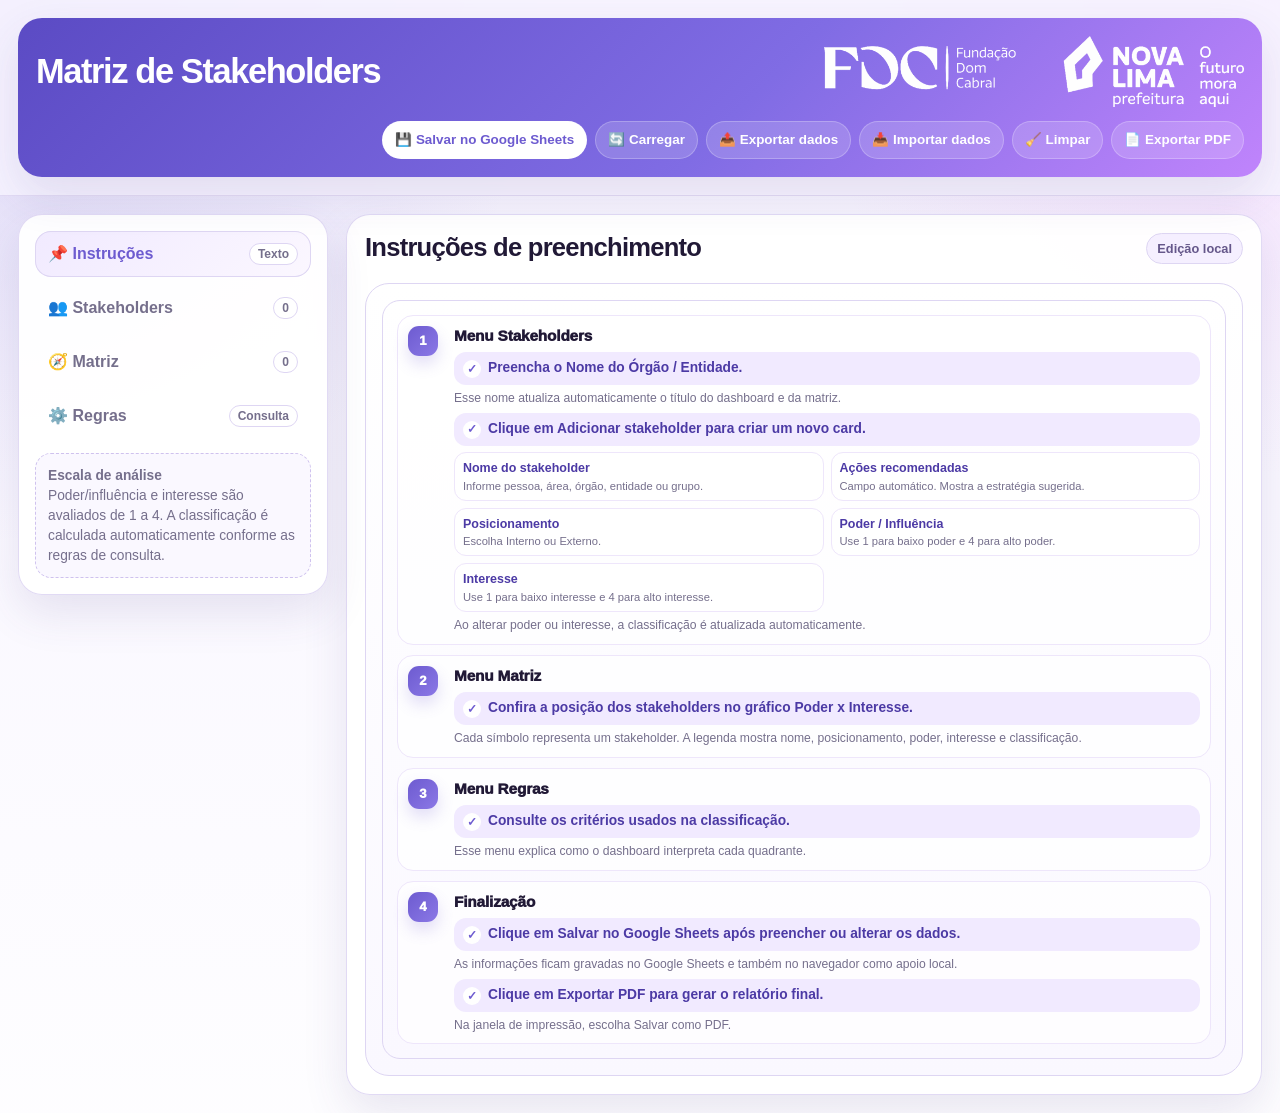
<file: Index.html>
<!DOCTYPE html>
<html lang="pt-BR">
<head>
  <meta charset="UTF-8" />
  <meta name="viewport" content="width=device-width, initial-scale=1.0" />
  <meta name="theme-color" content="#6d5bd0" />
  <title>Matriz de Stakeholders</title>

  <style>
    :root {
      --bg: #f7f4ff;
      --bg-2: #efeafd;
      --panel: #ffffff;
      --panel-soft: #faf8ff;
      --text: #29243a;
      --muted: #756f8c;
      --line: #ded6f3;
      --primary: #6d5bd0;
      --primary-2: #8b78e6;
      --primary-3: #b9a8ff;
      --accent: #a855f7;
      --accent-2: #d946ef;
      --soft-purple: #f1eaff;
      --soft-lilac: #f7f2ff;
      --danger: #b91c1c;
      --shadow: 0 18px 45px rgba(77, 58, 132, .12);
      --radius: 24px;
      --radius-sm: 16px;
      --font: -apple-system, BlinkMacSystemFont, "Segoe UI", Roboto, Inter, Arial, sans-serif;
    }

    * { box-sizing: border-box; }
    html { scroll-behavior: smooth; }

    body {
      margin: 0;
      min-height: 100vh;
      font-family: var(--font);
      color: var(--text);
      background:
        radial-gradient(circle at top left, rgba(109, 91, 208, .20), transparent 34rem),
        radial-gradient(circle at top right, rgba(217, 70, 239, .12), transparent 30rem),
        linear-gradient(180deg, var(--bg), #ffffff 120%);
    }

    button, input, select, textarea { font: inherit; }
    button { cursor: pointer; border: 0; }
    textarea { resize: vertical; }

    .app-shell { width: min(1440px, 100%); margin: 0 auto; padding: 18px; }

    .hero {
      position: sticky;
      top: 0;
      z-index: 20;
      margin: -18px -18px 18px;
      padding: 18px;
      background: rgba(247, 244, 255, .88);
      backdrop-filter: blur(16px);
      border-bottom: 1px solid rgba(222, 214, 243, .85);
    }

    .hero-card {
      background: linear-gradient(135deg, #5b4bc4, #806ce4 58%, #c084fc);
      border-radius: var(--radius);
      color: #fff;
      box-shadow: var(--shadow);
      padding: 18px;
      display: grid;
      grid-template-columns: 1fr;
      gap: 14px;
    }

    .dashboard-topline {
      display: flex;
      align-items: center;
      justify-content: space-between;
      gap: 18px;
    }

    .dashboard-logo {
      width: min(420px, 40vw);
      height: auto;
      max-height: 74px;
      object-fit: contain;
      flex: 0 0 auto;
      border-radius: 0;
      box-shadow: none;
      background: transparent;
    }

    .title-block h1 {
      margin: 0;
      font-size: clamp(1.35rem, 3vw, 2.15rem);
      letter-spacing: -.04em;
      line-height: 1.05;
    }


    .dashboard-org-line {
      margin-top: 6px;
      color: rgba(255, 255, 255, .94);
      font-size: clamp(1.35rem, 3vw, 2.15rem);
      font-weight: 900;
      line-height: 1.05;
      letter-spacing: -.04em;
    }

    .dashboard-org-line:empty {
      display: none;
    }

    .matrix-org-line {
      margin-top: 2px;
      color: var(--muted);
      font-size: .95rem;
      font-weight: 850;
      line-height: 1.25;
    }

    .matrix-org-line:empty {
      display: none;
    }

    .title-block p {
      margin: 0;
      opacity: .92;
      max-width: 850px;
      line-height: 1.45;
      font-size: .95rem;
    }

    .top-actions {
      display: flex;
      flex-wrap: wrap;
      justify-content: flex-end;
      gap: 8px;
    }

    .btn {
      display: inline-flex;
      align-items: center;
      justify-content: center;
      gap: 7px;
      padding: 9px 12px;
      border-radius: 999px;
      min-height: 38px;
      color: #fff;
      font-weight: 800;
      font-size: .84rem;
      line-height: 1;
      white-space: nowrap;
      background: rgba(255, 255, 255, .16);
      border: 1px solid rgba(255, 255, 255, .24);
      transition: transform .15s ease, background .15s ease, box-shadow .15s ease;
      user-select: none;
    }

    .btn:hover { transform: translateY(-1px); background: rgba(255, 255, 255, .24); }
    .btn:active { transform: translateY(0); }
    .btn.light { background: #fff; color: var(--primary); border-color: transparent; }
    .btn.primary { background: var(--primary); color: #fff; border-color: var(--primary); }
    .btn.ghost { background: #f1eaff; color: var(--primary); border: 1px solid #ded6f3; }
    .btn.danger { background: #fee2e2; color: var(--danger); border: 1px solid #fecaca; }
    .btn.icon { width: 34px; min-height: 34px; padding: 0; border-radius: 12px; }

    .main-grid { display: grid; grid-template-columns: 310px 1fr; gap: 18px; align-items: start; }

    .side-panel, .content-panel, .card {
      background: rgba(255, 255, 255, .94);
      border: 1px solid rgba(222, 214, 243, .9);
      border-radius: var(--radius);
      box-shadow: var(--shadow);
    }

    .side-panel { position: sticky; top: 142px; padding: 16px; }
    .tabs { display: grid; gap: 8px; }

    .tab {
      width: 100%;
      display: flex;
      align-items: center;
      justify-content: space-between;
      gap: 12px;
      padding: 12px 13px;
      border-radius: 16px;
      background: transparent;
      color: var(--muted);
      text-align: left;
      font-weight: 850;
      transition: background .15s ease, color .15s ease;
    }

    .tab span:first-child { display: inline-flex; align-items: center; gap: 10px; }
    .tab:hover { color: var(--primary); background: #f5efff; }
    .tab.active { color: var(--primary); background: linear-gradient(135deg, #f1eaff, #fbf7ff); box-shadow: inset 0 0 0 1px #ded6f3; }

    .tab-count {
      background: #fff;
      border: 1px solid var(--line);
      color: var(--muted);
      border-radius: 999px;
      padding: 3px 8px;
      font-size: .75rem;
    }

    .side-note {
      margin-top: 14px;
      padding: 12px;
      border-radius: 16px;
      background: #faf8ff;
      border: 1px dashed #cfc2ee;
      color: var(--muted);
      font-size: .86rem;
      line-height: 1.45;
    }

    .content-panel { min-height: 650px; padding: 18px; }
    .view { display: none; animation: fadeIn .22s ease; }
    .view.active { display: block; }

    @keyframes fadeIn {
      from { opacity: 0; transform: translateY(5px); }
      to { opacity: 1; transform: translateY(0); }
    }

    .section-title {
      display: flex;
      align-items: flex-start;
      justify-content: space-between;
      gap: 14px;
      margin-bottom: 16px;
    }

    .section-title h2 {
      margin: 0 0 5px;
      color: #211936;
      font-size: clamp(1.12rem, 2.4vw, 1.6rem);
      letter-spacing: -.03em;
    }

    .section-title p { margin: 0; color: var(--muted); line-height: 1.45; font-size: .93rem; }

    .status-pill, .pill {
      display: inline-flex;
      align-items: center;
      gap: 7px;
      padding: 7px 10px;
      border-radius: 999px;
      background: #f5efff;
      color: #65578a;
      font-size: .8rem;
      font-weight: 850;
      border: 1px solid #ded6f3;
      white-space: nowrap;
    }

    .intro-card {
      padding: 16px;
      border-radius: var(--radius);
      background: linear-gradient(180deg, #fff, #faf8ff);
      border: 1px solid var(--line);
      box-shadow: none;
    }

    .intro-textarea { min-height: 380px; font-size: 1rem; line-height: 1.65; border-radius: 18px; padding: 16px; }
    .instructions-content {
      display: grid;
      gap: 10px;
      font-size: .86rem;
      line-height: 1.34;
      color: var(--text);
      background: linear-gradient(180deg, #fff, #faf8ff);
      border: 1px solid var(--line);
      border-radius: 18px;
      padding: 14px;
      overflow: visible;
    }

    .instruction-step {
      display: grid;
      grid-template-columns: 36px 1fr;
      gap: 10px;
      align-items: start;
      padding: 10px;
      border: 1px solid #eee6fb;
      border-radius: 16px;
      background: rgba(255, 255, 255, .78);
    }

    .instruction-number {
      width: 30px;
      height: 30px;
      display: grid;
      place-items: center;
      border-radius: 11px;
      background: linear-gradient(135deg, var(--primary), var(--primary-2));
      color: #fff;
      font-weight: 950;
      font-size: .82rem;
      box-shadow: 0 8px 16px rgba(109, 91, 208, .20);
    }

    .instruction-body {
      display: grid;
      gap: 6px;
      min-width: 0;
    }

    .instruction-title {
      margin: 0;
      color: #211936;
      font-size: .96rem;
      font-weight: 950;
      letter-spacing: -.01em;
    }

    .instruction-action {
      display: flex;
      align-items: flex-start;
      gap: 7px;
      padding: 7px 9px;
      border-radius: 12px;
      background: #f1eaff;
      color: #4c3aa5;
      font-size: .86rem;
      font-weight: 850;
      line-height: 1.28;
    }

    .instruction-action::before {
      content: "✓";
      flex: 0 0 18px;
      width: 18px;
      height: 18px;
      display: grid;
      place-items: center;
      border-radius: 999px;
      background: #fff;
      color: var(--primary);
      font-size: .72rem;
      font-weight: 950;
      margin-top: 1px;
    }

    .instruction-info {
      margin: 0;
      color: var(--muted);
      font-size: .76rem;
      line-height: 1.28;
    }

    .instruction-fields {
      display: grid;
      grid-template-columns: repeat(2, minmax(0, 1fr));
      gap: 7px;
    }

    .instruction-field {
      padding: 7px 8px;
      border-radius: 12px;
      background: #fff;
      border: 1px solid #eee6fb;
    }

    .instruction-field strong {
      display: block;
      margin-bottom: 2px;
      color: #4c3aa5;
      font-size: .78rem;
    }

    .instruction-field span {
      display: block;
      color: var(--muted);
      font-size: .70rem;
      line-height: 1.25;
    }
    .intro-hint { margin: 12px 0 0; color: var(--muted); font-size: .87rem; line-height: 1.45; }

    .toolbar {
      display: flex;
      align-items: center;
      justify-content: space-between;
      flex-wrap: wrap;
      gap: 10px;
      margin-bottom: 14px;
      padding: 12px;
      background: #faf8ff;
      border: 1px solid var(--line);
      border-radius: 18px;
    }

    .toolbar-left, .toolbar-right { display: flex; align-items: center; flex-wrap: wrap; gap: 9px; }

    input, select, textarea {
      width: 100%;
      min-height: 42px;
      padding: 10px 11px;
      border: 1px solid var(--line);
      border-radius: 13px;
      outline: none;
      background: #fff;
      color: var(--text);
      transition: border-color .15s ease, box-shadow .15s ease;
    }

    textarea { min-height: 88px; line-height: 1.45; }
    input:focus, select:focus, textarea:focus { border-color: rgba(109, 91, 208, .78); box-shadow: 0 0 0 4px rgba(109, 91, 208, .12); }

    label, .label {
      display: block;
      margin-bottom: 6px;
      color: #62547f;
      font-size: .75rem;
      font-weight: 900;
      text-transform: uppercase;
      letter-spacing: .055em;
    }

    .search-input { min-width: min(300px, 100%); }
    .stakeholder-grid { display: grid; grid-template-columns: repeat(2, minmax(0, 1fr)); gap: 14px; }

    .stakeholder-card {
      position: relative;
      overflow: hidden;
      border: 1px solid var(--line);
      border-radius: var(--radius);
      background: #fff;
      box-shadow: 0 12px 28px rgba(77, 58, 132, .075);
    }

    .stakeholder-card::before {
      content: "";
      position: absolute;
      inset: 0 0 auto;
      height: 5px;
      background: linear-gradient(90deg, var(--primary), var(--accent-2));
    }

    .stakeholder-head { display: flex; justify-content: space-between; gap: 12px; padding: 16px 16px 10px; border-bottom: 1px solid #f0eafd; }
    .stakeholder-title { min-width: 0; flex: 1; }

    .stakeholder-title input {
      font-size: 1rem;
      font-weight: 900;
      color: #211936;
      border: 0;
      border-radius: 10px;
      padding: 6px 8px;
      min-height: 36px;
      background: #faf8ff;
    }

    .card-actions { display: flex; gap: 6px; flex-shrink: 0; }
    .stakeholder-body { padding: 14px 16px 16px; display: grid; gap: 13px; }
    .mini-fields { display: grid; grid-template-columns: 1fr 1fr; gap: 10px; }

    .score-box { padding: 12px; border: 1px solid var(--line); background: #faf8ff; border-radius: 16px; }
    .score-row { display: grid; grid-template-columns: 1fr auto; gap: 10px; align-items: center; margin-bottom: 8px; }

    .score-value {
      width: 34px;
      height: 30px;
      display: grid;
      place-items: center;
      border-radius: 10px;
      background: #fff;
      border: 1px solid var(--line);
      color: var(--primary);
      font-weight: 950;
    }

    input[type="range"] { padding: 0; min-height: 28px; accent-color: var(--primary); border: 0; background: transparent; box-shadow: none; }

    .classification-area { display: grid; gap: 8px; }

    .strategy-preview {
      margin: 0;
      color: var(--muted);
      font-size: .84rem;
      line-height: 1.42;
      background: #faf8ff;
      border: 1px solid #eee6fb;
      padding: 9px 10px;
      border-radius: 14px;
    }

    .badge {
      display: inline-flex;
      align-items: center;
      gap: 6px;
      border-radius: 999px;
      padding: 7px 10px;
      font-weight: 850;
      font-size: .78rem;
      white-space: nowrap;
      border: 1px solid transparent;
      width: fit-content;
    }

    .badge.monitorar { background: #f3f0fa; color: #62547f; border-color: #ded6f3; }
    .badge.informado { background: #ede9fe; color: #5b21b6; border-color: #ddd6fe; }
    .badge.satisfeito { background: #fae8ff; color: #86198f; border-color: #f5d0fe; }
    .badge.atencao { background: #f3e8ff; color: #6b21a8; border-color: #e9d5ff; }

    .empty {
      padding: 28px;
      text-align: center;
      color: var(--muted);
      background: #faf8ff;
      border-radius: 18px;
      border: 1px dashed #cfc2ee;
      grid-column: 1 / -1;
    }

    .matrix-layout { display: grid; grid-template-columns: minmax(0, 1fr) 260px; gap: 16px; align-items: start; }
    .matrix-card { background: #fff; border: 1px solid var(--line); border-radius: var(--radius); padding: 16px; overflow: hidden; }
    .matrix-shell { position: relative; padding: 26px 20px 34px 44px; }

    .axis-y {
      position: absolute;
      left: 0;
      top: 50%;
      transform: rotate(-90deg) translateX(-50%);
      transform-origin: left center;
      color: var(--muted);
      font-weight: 900;
      font-size: .78rem;
      text-transform: uppercase;
      letter-spacing: .06em;
    }

    .axis-x {
      position: absolute;
      left: 44px;
      right: 20px;
      bottom: 0;
      text-align: center;
      color: var(--muted);
      font-weight: 900;
      font-size: .78rem;
      text-transform: uppercase;
      letter-spacing: .06em;
    }

    .matrix {
      position: relative;
      height: min(66vw, 560px);
      min-height: 430px;
      border: 1px solid #cfc2ee;
      border-radius: 22px;
      overflow: hidden;
      background:
        linear-gradient(90deg, transparent calc(50% - .5px), rgba(117, 111, 140, .45) calc(50% - .5px), rgba(117, 111, 140, .45) calc(50% + .5px), transparent calc(50% + .5px)),
        linear-gradient(0deg, transparent calc(50% - .5px), rgba(117, 111, 140, .45) calc(50% - .5px), rgba(117, 111, 140, .45) calc(50% + .5px), transparent calc(50% + .5px));
    }

    .quad { position: absolute; padding: 14px; display: flex; flex-direction: column; gap: 5px; pointer-events: none; }
    .quad strong { font-size: .93rem; letter-spacing: -.01em; color: #211936; }
    .quad span { color: #756f8c; font-size: .78rem; line-height: 1.35; max-width: 230px; }

    .q-monitorar { left: 0; bottom: 0; width: 50%; height: 50%; background: rgba(243, 240, 250, .62); }
    .q-satisfeito { right: 0; bottom: 0; width: 50%; height: 50%; background: rgba(250, 232, 255, .58); }
    .q-informado { left: 0; top: 0; width: 50%; height: 50%; background: rgba(237, 233, 254, .62); }
    .q-atencao { right: 0; top: 0; width: 50%; height: 50%; background: rgba(243, 232, 255, .68); }

    .scale-x, .scale-y { position: absolute; color: #9a8bbf; font-size: .72rem; font-weight: 900; user-select: none; }
    .scale-x { bottom: 8px; transform: translateX(-50%); }
    .scale-y { left: 8px; transform: translateY(50%); }

    .point {
      position: absolute;
      width: 30px;
      height: 30px;
      transform: translate(-50%, -50%);
      border-radius: 12px;
      background: #fff;
      border: 2.5px solid var(--primary);
      box-shadow: 0 10px 20px rgba(77, 58, 132, .18);
      display: grid;
      place-items: center;
      font-size: .84rem;
      font-weight: 950;
      color: var(--primary);
      z-index: 6;
      transition: transform .15s ease;
    }

    .point:hover { transform: translate(-50%, -50%) scale(1.16); z-index: 12; }

    .point::after {
      content: attr(data-name);
      position: absolute;
      left: 50%;
      top: 35px;
      transform: translateX(-50%);
      background: #211936;
      color: #fff;
      border-radius: 10px;
      padding: 6px 8px;
      white-space: nowrap;
      font-size: .72rem;
      opacity: 0;
      pointer-events: none;
      transition: opacity .15s ease;
      font-weight: 800;
    }

    .point:hover::after { opacity: 1; }

    .legend-panel { background: #fff; border: 1px solid var(--line); border-radius: var(--radius); padding: 12px; box-shadow: 0 12px 28px rgba(77, 58, 132, .06); }
    .legend-panel h3 { margin: 0 0 9px; color: #211936; letter-spacing: -.02em; font-size: .92rem; }
    .legend-list { display: grid; gap: 6px; max-height: 560px; overflow: auto; padding-right: 3px; }

    .legend-item { display: grid; grid-template-columns: 28px 1fr; gap: 8px; align-items: center; padding: 7px; border: 1px solid #eee6fb; border-radius: 13px; background: #faf8ff; }

    .legend-marker {
      width: 25px;
      height: 25px;
      display: grid;
      place-items: center;
      border-radius: 9px;
      background: #fff;
      border: 2px solid var(--primary);
      color: var(--primary);
      font-size: .76rem;
      font-weight: 950;
      line-height: 1;
    }

    .legend-name { font-weight: 900; color: #211936; line-height: 1.1; font-size: .82rem; }
    .legend-meta { margin-top: 2px; color: var(--muted); font-size: .68rem; line-height: 1.25; }

    .rule-grid { display: grid; grid-template-columns: repeat(2, minmax(0, 1fr)); gap: 14px; }

    .rule-card {
      padding: 16px;
      border-radius: var(--radius);
      border: 1px solid var(--line);
      background: #fff;
      box-shadow: 0 12px 28px rgba(77, 58, 132, .07);
      display: grid;
      gap: 12px;
    }

    .rule-head { display: flex; justify-content: space-between; gap: 10px; align-items: center; }
    .rule-title-input { font-weight: 900; color: #211936; background: #faf8ff; }
    .muted { color: var(--muted); }

    .toast {
      position: fixed;
      left: 50%;
      bottom: 18px;
      transform: translateX(-50%) translateY(20px);
      z-index: 60;
      opacity: 0;
      pointer-events: none;
      background: #211936;
      color: #fff;
      padding: 11px 14px;
      border-radius: 999px;
      font-weight: 800;
      font-size: .88rem;
      box-shadow: 0 18px 35px rgba(77, 58, 132, .25);
      transition: opacity .18s ease, transform .18s ease;
      max-width: calc(100% - 28px);
      text-align: center;
    }

    .toast.show { opacity: 1; transform: translateX(-50%) translateY(0); }

    .version-modal-backdrop {
      position: fixed;
      inset: 0;
      z-index: 70;
      display: none;
      align-items: center;
      justify-content: center;
      padding: 18px;
      background: rgba(33, 25, 54, .38);
      backdrop-filter: blur(6px);
    }

    .version-modal-backdrop.show { display: flex; }

    .version-modal {
      width: min(760px, 100%);
      max-height: min(82vh, 720px);
      display: grid;
      grid-template-rows: auto minmax(0, 1fr) auto;
      overflow: hidden;
      background: #fff;
      border: 1px solid rgba(222, 214, 243, .95);
      border-radius: 24px;
      box-shadow: 0 24px 70px rgba(33, 25, 54, .28);
    }

    .version-modal-header, .version-modal-footer {
      padding: 16px;
      background: #faf8ff;
      border-color: var(--line);
    }

    .version-modal-header {
      display: flex;
      justify-content: space-between;
      align-items: flex-start;
      gap: 12px;
      border-bottom: 1px solid var(--line);
    }

    .version-modal-header h3 {
      margin: 0 0 4px;
      color: #211936;
      font-size: 1.08rem;
      letter-spacing: -.02em;
    }

    .version-modal-header p {
      margin: 0;
      color: var(--muted);
      font-size: .86rem;
      line-height: 1.35;
    }

    .version-modal-body {
      overflow: auto;
      padding: 12px;
      display: grid;
      gap: 8px;
    }

    .version-option {
      width: 100%;
      display: grid;
      gap: 5px;
      padding: 12px;
      text-align: left;
      border: 1px solid #eee6fb;
      border-radius: 16px;
      background: #fff;
      color: var(--text);
      transition: border-color .15s ease, background .15s ease, transform .15s ease;
    }

    .version-option:hover {
      transform: translateY(-1px);
      border-color: #cfc2ee;
      background: #faf8ff;
    }

    .version-option.selected {
      border-color: var(--primary);
      background: #f1eaff;
      box-shadow: inset 0 0 0 1px rgba(109, 91, 208, .18);
    }

    .version-option-title {
      display: flex;
      justify-content: space-between;
      align-items: flex-start;
      gap: 10px;
      color: #211936;
      font-size: .92rem;
      font-weight: 500;
      line-height: 1.35;
    }

    .version-option-meta {
      color: var(--muted);
      font-size: .78rem;
      line-height: 1.35;
    }

    .version-modal-footer {
      display: flex;
      justify-content: space-between;
      align-items: center;
      flex-wrap: wrap;
      gap: 8px;
      border-top: 1px solid var(--line);
    }

    .version-footer-left {
      display: flex;
      align-items: center;
      flex-wrap: wrap;
      gap: 8px;
      min-width: min(100%, 420px);
    }

    .version-search-input {
      width: min(320px, 100%);
      min-height: 38px;
      padding: 9px 12px;
      border-radius: 999px;
      font-size: .84rem;
      background: #fff;
    }

    .version-empty {
      padding: 24px;
      text-align: center;
      color: var(--muted);
      border: 1px dashed #cfc2ee;
      border-radius: 18px;
      background: #faf8ff;
    }

    @media (max-width: 760px) {
      .version-modal-footer,
      .version-footer-left,
      .version-modal-footer .toolbar-right {
        width: 100%;
      }

      .version-search-input { width: 100%; }
    }

    .mobile-bottom-nav { display: none; }

    @media (max-width: 1120px) {
      .main-grid { grid-template-columns: 1fr; }
      .side-panel { position: static; }
      .tabs { display: flex; overflow: auto; padding-bottom: 4px; }
      .tab { min-width: 185px; }
      .matrix-layout { grid-template-columns: 1fr; }
      .legend-panel { max-width: none; }
      .legend-list { grid-template-columns: repeat(2, minmax(0, 1fr)); max-height: none; }
    }

    @media (max-width: 860px) {
      .stakeholder-grid, .rule-grid { grid-template-columns: 1fr; }
      .mini-fields { grid-template-columns: 1fr; }
      .instruction-fields { grid-template-columns: 1fr; }
      .legend-list { grid-template-columns: 1fr; }
    }

    @media (max-width: 760px) {
      .app-shell { padding: 12px; padding-bottom: 88px; }
      .hero { margin: -12px -12px 12px; padding: 12px; }
      .hero-card { grid-template-columns: 1fr; border-radius: 18px; padding: 15px; }
      .dashboard-topline { align-items: flex-start; }
      .dashboard-logo { width: min(260px, 54vw); max-height: 50px; }
      .top-actions { justify-content: flex-start; }
      .btn { padding: 9px 10px; font-size: .78rem; }
      .side-panel { display: none; }
      .content-panel { padding: 13px; border-radius: 18px; }
      .section-title { display: grid; }
      .toolbar { display: grid; }
      .toolbar-left, .toolbar-right { width: 100%; }
      .toolbar-left > *, .toolbar-right > * { flex: 1 1 auto; }
      .search-input { min-width: 100%; }
      .matrix-shell { padding: 22px 6px 32px 28px; }
      .matrix { min-height: 380px; height: 84vw; border-radius: 18px; }
      .quad { padding: 10px; }
      .quad span { display: none; }
      .point { width: 27px; height: 27px; border-radius: 10px; font-size: .74rem; }
      .axis-y { left: -6px; }
      .axis-x { left: 28px; right: 6px; }

      .mobile-bottom-nav {
        display: grid;
        grid-template-columns: repeat(4, 1fr);
        position: fixed;
        z-index: 50;
        bottom: 0;
        left: 0;
        right: 0;
        background: rgba(255, 255, 255, .94);
        backdrop-filter: blur(16px);
        border-top: 1px solid var(--line);
        padding: 8px 7px max(8px, env(safe-area-inset-bottom));
        box-shadow: 0 -12px 35px rgba(77, 58, 132, .10);
      }

      .mobile-bottom-nav button {
        border-radius: 14px;
        padding: 8px 4px;
        background: transparent;
        color: var(--muted);
        font-size: .68rem;
        font-weight: 850;
        display: grid;
        gap: 3px;
        place-items: center;
      }

      .mobile-bottom-nav button.active { color: var(--primary); background: #f1eaff; }
      .mobile-bottom-nav b { font-size: 1rem; }
    }

    .print-header { display: none; }
    .print-logo { display: none; }

    @page { size: A4 landscape; margin: 12mm 10mm 10mm; }

    @media print {
      html, body {
        background: #fff !important;
        -webkit-print-color-adjust: exact !important;
        print-color-adjust: exact !important;
      }

      .print-header {
        display: flex !important;
        position: fixed;
        top: 0;
        left: 0;
        right: 0;
        min-height: 42px;
        align-items: center;
        justify-content: space-between;
        gap: 16px;
        padding: 8px 0 7px;
        border-bottom: 1px solid #ded6f3;
        background: #fff;
        z-index: 999;
      }

      .print-header-text { min-width: 0; }

      .print-header-title {
        color: #5b4bc4;
        font-weight: 950;
        font-size: 13px;
        line-height: 1.05;
      }

      .print-header-org {
        color: #5b4bc4;
        font-weight: 850;
        font-size: 11px;
        line-height: 1.15;
        margin-top: 2px;
      }

      .print-logo {
        display: block !important;
        width: 245px;
        max-height: 42px;
        object-fit: contain;
        filter: none !important;
        background: transparent;
      }

      .hero { display: none !important; }
      .top-actions, .side-panel, .mobile-bottom-nav, .toast { display: none !important; }
      .app-shell { width: 100%; padding: 0; margin: 0; }
      .main-grid { display: block; }
      .content-panel { min-height: 0; box-shadow: none; border: 0; padding: 0; background: #fff; }
      .view {
        display: block !important;
        page-break-before: always;
        break-before: page;
        animation: none;
        padding-top: 52px;
        overflow: visible;
      }
      #view-visao { page-break-before: auto; break-before: auto; }
      input, textarea {
        border-color: #d8cef4 !important;
        background: #fff !important;
        box-shadow: none !important;
      }
      .btn.icon, .card-actions, .toolbar .toolbar-right { display: none !important; }
    }

  </style>
</head>

<body>
  <div class="print-header">
    <div class="print-header-text">
      <div class="print-header-title">Matriz de Stakeholders</div>
      <div class="print-header-org" id="printOrgLine"></div>
    </div>
    <img class="print-logo" id="printLogo" src="[data-uri]" alt="FDC + Nova Lima Prefeitura" />
  </div>

  <div class="app-shell">
    <header class="hero">
      <div class="hero-card">
        <div class="dashboard-topline">
          <div class="title-block">
            <h1 id="dashboardTitle">Matriz de Stakeholders</h1>
            <div id="dashboardOrgLine" class="dashboard-org-line"></div>
          </div>
          <img class="dashboard-logo" src="[data-uri]" alt="Fundação Dom Cabral" />
        </div>

        <div class="top-actions" aria-label="Ações principais">
          <button class="btn light" id="saveBtn" type="button">💾 Salvar no Google Sheets</button>
          <button class="btn" id="loadSheetsBtn" type="button">🔄 Carregar</button>
          <button class="btn" id="exportDataBtn" type="button">📤 Exportar dados</button>
          <button class="btn" id="importDataBtn" type="button">📥 Importar dados</button>
          <button class="btn" id="clearBtn" type="button">🧹 Limpar</button>
          <button class="btn" id="pdfBtn" type="button">📄 Exportar PDF</button>
        </div>
      </div>
    </header>

    <main class="main-grid">
      <aside class="side-panel">
        <nav class="tabs" aria-label="Navegação do dashboard">
          <button class="tab active" data-view-target="visao" type="button"><span>📌 Instruções</span><span class="tab-count">Texto</span></button>
          <button class="tab" data-view-target="stakeholders" type="button"><span>👥 Stakeholders</span><span class="tab-count" id="countStakeholders">0</span></button>
          <button class="tab" data-view-target="matriz" type="button"><span>🧭 Matriz</span><span class="tab-count" id="countMatriz">0</span></button>
          <button class="tab" data-view-target="regras" type="button"><span>⚙️ Regras</span><span class="tab-count">Consulta</span></button>
        </nav>

        <div class="side-note">
          <strong>Escala de análise</strong><br />
          Poder/influência e interesse são avaliados de 1 a 4. A classificação é calculada automaticamente conforme as regras de consulta.
        </div>
      </aside>

      <section class="content-panel">
        <section class="view active" id="view-visao">
          <div class="section-title">
            <div>
              <h2>Instruções de preenchimento</h2>
            </div>
            <span class="status-pill" id="saveStatus">Edição local</span>
          </div>

          <div class="intro-card">
            <div class="instructions-content" id="instructionsText">
              <div class="instruction-step">
                <div class="instruction-number">1</div>
                <div class="instruction-body">
                  <h3 class="instruction-title">Menu Stakeholders</h3>
                  <div class="instruction-action">Preencha o Nome do Órgão / Entidade.</div>
                  <p class="instruction-info">Esse nome atualiza automaticamente o título do dashboard e da matriz.</p>
                  <div class="instruction-action">Clique em Adicionar stakeholder para criar um novo card.</div>
                  <div class="instruction-fields">
                    <div class="instruction-field"><strong>Nome do stakeholder</strong><span>Informe pessoa, área, órgão, entidade ou grupo.</span></div>
                    <div class="instruction-field"><strong>Ações recomendadas</strong><span>Campo automático. Mostra a estratégia sugerida.</span></div>
                    <div class="instruction-field"><strong>Posicionamento</strong><span>Escolha Interno ou Externo.</span></div>
                    <div class="instruction-field"><strong>Poder / Influência</strong><span>Use 1 para baixo poder e 4 para alto poder.</span></div>
                    <div class="instruction-field"><strong>Interesse</strong><span>Use 1 para baixo interesse e 4 para alto interesse.</span></div>
                  </div>
                  <p class="instruction-info">Ao alterar poder ou interesse, a classificação é atualizada automaticamente.</p>
                </div>
              </div>

              <div class="instruction-step">
                <div class="instruction-number">2</div>
                <div class="instruction-body">
                  <h3 class="instruction-title">Menu Matriz</h3>
                  <div class="instruction-action">Confira a posição dos stakeholders no gráfico Poder x Interesse.</div>
                  <p class="instruction-info">Cada símbolo representa um stakeholder. A legenda mostra nome, posicionamento, poder, interesse e classificação.</p>
                </div>
              </div>

              <div class="instruction-step">
                <div class="instruction-number">3</div>
                <div class="instruction-body">
                  <h3 class="instruction-title">Menu Regras</h3>
                  <div class="instruction-action">Consulte os critérios usados na classificação.</div>
                  <p class="instruction-info">Esse menu explica como o dashboard interpreta cada quadrante.</p>
                </div>
              </div>

              <div class="instruction-step">
                <div class="instruction-number">4</div>
                <div class="instruction-body">
                  <h3 class="instruction-title">Finalização</h3>
                  <div class="instruction-action">Clique em Salvar no Google Sheets após preencher ou alterar os dados.</div>
                  <p class="instruction-info">As informações ficam gravadas no Google Sheets e também no navegador como apoio local.</p>
                  <div class="instruction-action">Clique em Exportar PDF para gerar o relatório final.</div>
                  <p class="instruction-info">Na janela de impressão, escolha Salvar como PDF.</p>
                </div>
              </div>
            </div>
          </div>
        </section>

        <section class="view" id="view-stakeholders">
          <div class="section-title">
            <div>
              <h2>Stakeholders</h2>
              <p>Cadastre e edite os atores em cards simples. A classificação muda automaticamente conforme os níveis de poder e interesse.</p>
            </div>
          </div>

          <div class="intro-card" style="margin-bottom:14px">
            <label for="orgName">Nome do Órgão / Entidade</label>
            <input id="orgName" data-meta="orgName" placeholder="Ex.: Secretaria Municipal de Educação" />
            <p class="intro-hint">Esse nome compõe automaticamente o título do dashboard e o título da matriz.</p>
          </div>

          <div class="toolbar">
            <div class="toolbar-left">
              <span class="pill">Cards editáveis · classificação automática</span>
            </div>

            <div class="toolbar-right">
              <button class="btn primary" id="addBtn" type="button">＋ Adicionar stakeholder</button>
            </div>
          </div>

          <div class="stakeholder-grid" id="stakeholderCards"></div>
        </section>

        <section class="view" id="view-matriz">
          <div class="section-title">
            <div>
              <h2 id="matrixTitle">Matriz Poder x Interesse</h2>
              <div id="matrixOrgLine" class="matrix-org-line"></div>
              <p>Visualize os stakeholders nos quadrantes estratégicos. Cada stakeholder possui um símbolo próprio e visível na matriz.</p>
            </div>
          </div>

          <div class="matrix-layout">
            <div class="matrix-card">
              <div class="matrix-shell">
                <div class="axis-y">Interesse</div>
                <div class="axis-x">Poder / influência</div>

                <div class="matrix" id="matrix">
                  <div class="quad q-monitorar"><strong id="quad-monitorar">Monitorar</strong><span>Baixo poder e baixo interesse.</span></div>
                  <div class="quad q-satisfeito"><strong id="quad-satisfeito">Manter Satisfeito</strong><span>Alto poder e baixo interesse.</span></div>
                  <div class="quad q-informado"><strong id="quad-informado">Manter Informado</strong><span>Baixo poder e alto interesse.</span></div>
                  <div class="quad q-atencao"><strong id="quad-atencao">Gerenciar com Atenção</strong><span>Alto poder e alto interesse.</span></div>

                  <span class="scale-x" style="left:0%">1</span>
                  <span class="scale-x" style="left:33.333%">2</span>
                  <span class="scale-x" style="left:66.666%">3</span>
                  <span class="scale-x" style="left:100%">4</span>
                  <span class="scale-y" style="bottom:0%">1</span>
                  <span class="scale-y" style="bottom:33.333%">2</span>
                  <span class="scale-y" style="bottom:66.666%">3</span>
                  <span class="scale-y" style="bottom:100%">4</span>
                </div>
              </div>
            </div>

            <aside class="legend-panel">
              <h3>Legenda</h3>
              <div class="legend-list" id="matrixLegend"></div>
            </aside>
          </div>
        </section>

        <section class="view" id="view-regras">
          <div class="section-title">
            <div>
              <h2>Regras</h2>
              <p>Consulte os critérios utilizados para classificar automaticamente cada stakeholder conforme poder/influência e interesse.</p>
            </div>
          </div>

          <div class="rule-grid" id="rulesGrid"></div>
        </section>
      </section>
    </main>
  </div>

  <nav class="mobile-bottom-nav" aria-label="Navegação mobile">
    <button class="active" data-view-target="visao" type="button"><b>📌</b>Instruções</button>
    <button data-view-target="stakeholders" type="button"><b>👥</b>Atores</button>
    <button data-view-target="matriz" type="button"><b>🧭</b>Matriz</button>
    <button data-view-target="regras" type="button"><b>⚙️</b>Regras</button>
  </nav>


  <input type="file" id="importDataInput" accept="application/json,.json" hidden />

  <div class="version-modal-backdrop" id="versionModal" aria-hidden="true">
    <div class="version-modal" role="dialog" aria-modal="true" aria-labelledby="versionModalTitle">
      <div class="version-modal-header">
        <div>
          <h3 id="versionModalTitle">Carregar versão salva</h3>
          <p>Escolha pelo Nome do Dashboard / órgão ou entidade / data e hora qual versão do histórico do Google Sheets deseja restaurar.</p>
        </div>
        <button class="btn ghost icon" id="closeVersionModalBtn" type="button" aria-label="Fechar">×</button>
      </div>
      <div class="version-modal-body" id="versionList">
        <div class="version-empty">Carregando todas as versões salvas...</div>
      </div>
      <div class="version-modal-footer">
        <div class="version-footer-left">
          <button class="btn ghost" id="refreshVersionsBtn" type="button">🔄 Atualizar lista</button>
          <input class="version-search-input" id="versionSearchInput" type="search" placeholder="Pesquisar por dashboard, órgão ou data" aria-label="Pesquisar versões salvas" autocomplete="off" />
        </div>
        <div class="toolbar-right">
          <button class="btn ghost" id="cancelVersionBtn" type="button">Cancelar</button>
          <button class="btn primary" id="confirmVersionBtn" type="button" disabled>Carregar versão escolhida</button>
        </div>
      </div>
    </div>
  </div>

  <div class="toast" id="toast" role="status" aria-live="polite"></div>

  <script>
    const STORAGE_KEY = "matriz_stakeholders_dashboard_v5_campos_limpos";
    const DASHBOARD_KEY = "matriz_stakeholders_principal";
    const DASHBOARD_TITLE = "Matriz de Stakeholders";
    let allDashboardVersions = [];
    let selectedVersionId = null;
    const FDC_LOGO_DATA_URI = "[data-uri]";
    const PDF_LOGO_DATA_URI = "[data-uri]";
    const FDC_LOGO_PURPLE_DATA_URI = "[data-uri]";
    const LEGACY_KEYS = [];

    const markerSymbols = ["◆", "●", "▲", "■", "★", "✦", "⬟", "✚", "✿", "✪", "◇", "○", "△", "□", "✧", "⬢", "✹", "✶", "✷", "✸", "◆1", "●2", "▲3", "■4", "★5", "✦6", "⬟7", "✚8"];
    const markerColors = ["#6d5bd0", "#a855f7", "#7c3aed", "#c026d3", "#9333ea", "#8b5cf6", "#d946ef", "#5b21b6", "#a21caf", "#7e22ce", "#4f46e5", "#be185d", "#6b21a8", "#9d174d", "#581c87", "#6366f1", "#b45309", "#0f766e", "#2563eb", "#db2777"];

    const INSTRUCTIONS_TEXT = `1. Acesse o menu Stakeholders

Preencha o campo Nome do Órgão / Entidade.
Esse nome aparecerá no título do dashboard e no título da matriz.

Depois, clique em Adicionar stakeholder para incluir um novo card.

Em cada card, preencha:

Nome do stakeholder
Informe o nome da pessoa, área, órgão, entidade ou grupo envolvido.

Ações recomendadas
Esse campo é automático.
Ele mostra a estratégia sugerida conforme a posição do stakeholder na matriz.

Posicionamento
Escolha Interno ou Externo.
Isso ajuda a identificar se o stakeholder pertence ou não à organização.

Poder / Influência
Use a escala de 1 a 4.
1 = baixo poder.
4 = alto poder.

Interesse
Use a escala de 1 a 4.
1 = baixo interesse.
4 = alto interesse.

Ao alterar Poder / Influência ou Interesse, o dashboard classifica o stakeholder automaticamente.

2. Acesse o menu Matriz

Veja a posição de cada stakeholder no gráfico Poder x Interesse.

Cada símbolo representa um stakeholder.
A legenda mostra o nome, o posicionamento, o poder, o interesse e a classificação.

3. Acesse o menu Regras

Consulte os critérios usados na classificação.
Esse menu explica como o dashboard interpreta cada quadrante da matriz.

4. Salvar

Após preencher ou alterar os dados, clique em Salvar no Google Sheets.
Os dados ficam gravados no Google Sheets e também no navegador como apoio local.

5. Exportar PDF

Ao finalizar o preenchimento, clique em Exportar PDF.
O relatório será aberto para impressão.
Escolha Salvar como PDF para gerar o arquivo final.`;

    function getInstructionsHTML() {
      return `
        <div class="instruction-step">
          <div class="instruction-number">1</div>
          <div class="instruction-body">
            <h3 class="instruction-title">Menu Stakeholders</h3>
            <div class="instruction-action">Preencha o Nome do Órgão / Entidade.</div>
            <p class="instruction-info">Esse nome atualiza automaticamente o título do dashboard e da matriz.</p>
            <div class="instruction-action">Clique em Adicionar stakeholder para criar um novo card.</div>
            <div class="instruction-fields">
              <div class="instruction-field"><strong>Nome do stakeholder</strong><span>Informe pessoa, área, órgão, entidade ou grupo.</span></div>
              <div class="instruction-field"><strong>Ações recomendadas</strong><span>Campo automático. Mostra a estratégia sugerida.</span></div>
              <div class="instruction-field"><strong>Posicionamento</strong><span>Escolha Interno ou Externo.</span></div>
              <div class="instruction-field"><strong>Poder / Influência</strong><span>Use 1 para baixo poder e 4 para alto poder.</span></div>
              <div class="instruction-field"><strong>Interesse</strong><span>Use 1 para baixo interesse e 4 para alto interesse.</span></div>
            </div>
            <p class="instruction-info">Ao alterar poder ou interesse, a classificação é atualizada automaticamente.</p>
          </div>
        </div>

        <div class="instruction-step">
          <div class="instruction-number">2</div>
          <div class="instruction-body">
            <h3 class="instruction-title">Menu Matriz</h3>
            <div class="instruction-action">Confira a posição dos stakeholders no gráfico Poder x Interesse.</div>
            <p class="instruction-info">Cada símbolo representa um stakeholder. A legenda mostra nome, posicionamento, poder, interesse e classificação.</p>
          </div>
        </div>

        <div class="instruction-step">
          <div class="instruction-number">3</div>
          <div class="instruction-body">
            <h3 class="instruction-title">Menu Regras</h3>
            <div class="instruction-action">Consulte os critérios usados na classificação.</div>
            <p class="instruction-info">Esse menu explica como o dashboard interpreta cada quadrante.</p>
          </div>
        </div>

        <div class="instruction-step">
          <div class="instruction-number">4</div>
          <div class="instruction-body">
            <h3 class="instruction-title">Finalização</h3>
            <div class="instruction-action">Clique em Salvar no Google Sheets após preencher ou alterar os dados.</div>
            <p class="instruction-info">As informações ficam gravadas no Google Sheets e também no navegador como apoio local.</p>
            <div class="instruction-action">Clique em Exportar PDF para gerar o relatório final.</div>
            <p class="instruction-info">Na janela de impressão, escolha Salvar como PDF.</p>
          </div>
        </div>
      `;
    }

    const defaultState = {
      meta: {
        orgName: "",
        intro: INSTRUCTIONS_TEXT
      },
      rules: {
        atencao: { title: "Gerenciar com Atenção", emoji: "🟣", summary: "Alto poder/influência e alto interesse.", criteria: "Poder/influência 3 ou 4 e interesse 3 ou 4.", strategy: "Envolver de perto, manter reuniões frequentes, alinhar expectativas, antecipar riscos e tratar decisões críticas com prioridade." },
        satisfeito: { title: "Manter Satisfeito", emoji: "🟪", summary: "Alto poder/influência e baixo interesse.", criteria: "Poder/influência 3 ou 4 e interesse 1 ou 2.", strategy: "Comunicar pontos executivos, evitar excesso de detalhes, manter expectativas sob controle e prevenir resistência." },
        informado: { title: "Manter Informado", emoji: "💜", summary: "Baixo poder/influência e alto interesse.", criteria: "Poder/influência 1 ou 2 e interesse 3 ou 4.", strategy: "Manter comunicação recorrente, oferecer transparência, abrir canais de dúvida e informar mudanças relevantes." },
        monitorar: { title: "Monitorar", emoji: "⚪", summary: "Baixo poder/influência e baixo interesse.", criteria: "Poder/influência 1 ou 2 e interesse 1 ou 2.", strategy: "Acompanhar periodicamente, atualizar apenas quando necessário e observar sinais de mudança de interesse ou influência." }
      },
      stakeholders: []
    };

    let state = loadState();
    let currentView = "visao";
    let autosaveTimer = null;

    const $ = (selector, root = document) => root.querySelector(selector);
    const $$ = (selector, root = document) => Array.from(root.querySelectorAll(selector));

    function uid() { return "id_" + Math.random().toString(36).slice(2, 10) + "_" + Date.now().toString(36); }
    function clone(value) { return JSON.parse(JSON.stringify(value)); }

    function loadState() {
      try {
        const direct = localStorage.getItem(STORAGE_KEY);
        const legacy = LEGACY_KEYS.map(key => localStorage.getItem(key)).find(Boolean);
        const saved = direct || legacy;
        if (!saved) return clone(defaultState);
        const parsed = JSON.parse(saved);
        return {
          meta: { ...defaultState.meta, orgName: (parsed.meta && parsed.meta.orgName) || "", intro: INSTRUCTIONS_TEXT },
          rules: mergeRules(parsed.rules),
          stakeholders: Array.isArray(parsed.stakeholders) ? parsed.stakeholders.map(normalizeStakeholder) : clone(defaultState.stakeholders)
        };
      } catch { return clone(defaultState); }
    }

    function normalizeStakeholder(item) {
      return {
        id: item.id || uid(),
        name: item.name || "",
        position: item.position === "Externo" ? "Externo" : "Interno",
        power: clampScore(item.power),
        interest: clampScore(item.interest),
        owner: item.owner || "",
        action: item.action || "",
        notes: item.notes || ""
      };
    }

    function mergeRules(savedRules) {
      const merged = clone(defaultState.rules);
      if (!savedRules) return merged;
      Object.keys(merged).forEach(key => { merged[key] = { ...merged[key], ...(savedRules[key] || {}) }; });
      return merged;
    }

    function saveState(showMessage = true) {
      localStorage.setItem(STORAGE_KEY, JSON.stringify(state));
      $("#saveStatus").textContent = "Salvo localmente";
      if (showMessage) showToast("Dashboard salvo neste navegador.");
    }

    function setSaveStatus(message) {
      const status = $("#saveStatus");
      if (status) status.textContent = message;
    }

    function isGoogleSheetsBridgeAvailable() {
      return typeof google !== "undefined" && google.script && google.script.run;
    }

    function setRemoteButtonsBusy(isBusy) {
      ["saveBtn", "loadSheetsBtn", "confirmVersionBtn", "refreshVersionsBtn"].forEach(id => {
        const button = document.getElementById(id);
        if (button) button.disabled = !!isBusy;
      });
    }

    function normalizeDashboardState(data) {
      const source = data && typeof data === "object" ? data : {};
      return {
        meta: {
          ...defaultState.meta,
          orgName: (source.meta && source.meta.orgName) || "",
          intro: INSTRUCTIONS_TEXT
        },
        rules: mergeRules(source.rules),
        stakeholders: Array.isArray(source.stakeholders)
          ? source.stakeholders.filter(item => item && typeof item === "object").map(normalizeStakeholder)
          : []
      };
    }

    function getCleanState() {
      return normalizeDashboardState(clone(state));
    }

    function applyDashboardData(data, message) {
      state = normalizeDashboardState(data);
      localStorage.setItem(STORAGE_KEY, JSON.stringify(state));
      renderAll();
      setSaveStatus("Dados carregados");
      if (message) showToast(message);
    }

    function saveToGoogleSheets() {
      const cleanState = getCleanState();
      state = cleanState;
      localStorage.setItem(STORAGE_KEY, JSON.stringify(cleanState));

      if (!isGoogleSheetsBridgeAvailable()) {
        setSaveStatus("Salvo localmente");
        showToast("Dados salvos no navegador. Para salvar no Google Sheets, abra pelo Web App do Apps Script.");
        return;
      }

      setRemoteButtonsBusy(true);
      setSaveStatus("Salvando no Google Sheets...");

      google.script.run
        .withSuccessHandler(response => {
          setRemoteButtonsBusy(false);
          setSaveStatus("Salvo no Google Sheets");
          showToast((response && response.message) || "Dados salvos no Google Sheets.");
        })
        .withFailureHandler(error => {
          setRemoteButtonsBusy(false);
          console.error("Não foi possível salvar no Google Sheets.", error);
          setSaveStatus("Salvo localmente");
          alert("Não foi possível salvar no Google Sheets. Detalhe: " + ((error && error.message) || error));
        })
        .saveDashboard({
          dashboardKey: DASHBOARD_KEY,
          title: DASHBOARD_TITLE,
          data: cleanState
        });
    }

    function openVersionModal() {
      const modal = $("#versionModal");
      if (!modal) return;
      selectedVersionId = null;
      modal.classList.add("show");
      modal.setAttribute("aria-hidden", "false");
      const confirmBtn = $("#confirmVersionBtn");
      const searchInput = $("#versionSearchInput");
      if (confirmBtn) confirmBtn.disabled = true;
      if (searchInput) searchInput.value = "";
      fetchDashboardVersions();
    }

    function closeVersionModal() {
      const modal = $("#versionModal");
      if (!modal) return;
      modal.classList.remove("show");
      modal.setAttribute("aria-hidden", "true");
      selectedVersionId = null;
    }

    function fetchDashboardVersions() {
      if (!isGoogleSheetsBridgeAvailable()) {
        state = loadState();
        renderAll();
        setSaveStatus("Carregado do navegador");
        showToast("Abra pelo Web App do Apps Script para escolher versões do Google Sheets.");
        return;
      }

      selectedVersionId = null;
      const list = $("#versionList");
      const confirmBtn = $("#confirmVersionBtn");
      if (confirmBtn) confirmBtn.disabled = true;
      if (list) list.innerHTML = '<div class="version-empty">Carregando todas as versões salvas...</div>';

      setRemoteButtonsBusy(true);
      setSaveStatus("Buscando todas as versões salvas...");

      google.script.run
        .withSuccessHandler(response => {
          setRemoteButtonsBusy(false);
          if (!response || !response.ok) throw new Error("Resposta inválida do Apps Script.");
          allDashboardVersions = response.items || [];
          applyVersionSearchFilter();
          setSaveStatus(allDashboardVersions.length ? "Todas as versões encontradas" : "Nenhuma versão salva");
        })
        .withFailureHandler(error => {
          setRemoteButtonsBusy(false);
          console.error("Não foi possível listar versões salvas.", error);
          setSaveStatus("Erro ao listar versões");
          if (list) list.innerHTML = '<div class="version-empty">Não foi possível listar as versões salvas.</div>';
          alert("Não foi possível listar as versões salvas. Detalhe: " + ((error && error.message) || error));
        })
        .listDashboardVersions(null, 0);
    }

    function normalizeVersionSearchText(value) {
      return String(value ?? "")
        .toLocaleLowerCase("pt-BR")
        .normalize("NFD")
        .replace(/[\u0300-\u036f]/g, "")
        .trim();
    }

    function getVersionSearchText(item) {
      const when = item.updatedAt ? new Date(item.updatedAt).toLocaleString("pt-BR") : "Data não informada";
      const dashboardName = item.dashboardName || item.title || "Matriz de Stakeholders";
      const org = item.orgName ? item.orgName : "Órgão/entidade não informado";
      return [dashboardName, org, when].join(" ");
    }

    function applyVersionSearchFilter() {
      const searchValue = normalizeVersionSearchText($("#versionSearchInput")?.value || "");
      selectedVersionId = null;
      const confirmBtn = $("#confirmVersionBtn");
      if (confirmBtn) confirmBtn.disabled = true;

      if (!searchValue) {
        renderVersionList(allDashboardVersions);
        return;
      }

      const filteredItems = allDashboardVersions.filter(item =>
        normalizeVersionSearchText(getVersionSearchText(item)).includes(searchValue)
      );
      renderVersionList(filteredItems, searchValue);
    }

    function renderVersionList(items, searchValue = "") {
      const list = $("#versionList");
      if (!list) return;

      if (!items.length) {
        list.innerHTML = searchValue
          ? '<div class="version-empty">Nenhuma versão encontrada para a pesquisa informada.</div>'
          : '<div class="version-empty">Nenhuma versão foi salva ainda. Clique em Salvar no Google Sheets para criar a primeira versão.</div>';
        return;
      }

      list.innerHTML = items.map((item, index) => {
        const when = item.updatedAt ? new Date(item.updatedAt).toLocaleString("pt-BR") : "Data não informada";
        const dashboardName = item.dashboardName || item.title || "Matriz de Stakeholders";
        const org = item.orgName ? item.orgName : "Órgão/entidade não informado";
        const latest = index === 0 ? '<span class="pill">Mais recente</span>' : "";

        return `
          <button class="version-option" type="button" data-version-id="${safeAttr(item.versionId)}">
            <div class="version-option-title">
              <span>${safeText(dashboardName)} / ${safeText(org)}</span>
              ${latest}
            </div>
            <div class="version-option-meta">${safeText(when)}</div>
          </button>
        `;
      }).join("");
    }

    function selectVersion(versionId) {
      selectedVersionId = versionId;
      $$(".version-option").forEach(button => {
        button.classList.toggle("selected", button.dataset.versionId === versionId);
      });
      const confirmBtn = $("#confirmVersionBtn");
      if (confirmBtn) confirmBtn.disabled = !selectedVersionId;
    }

    function loadSelectedVersion() {
      if (!selectedVersionId) {
        showToast("Escolha uma versão para carregar.");
        return;
      }

      const ok = confirm("Carregar a versão escolhida? As alterações ainda não salvas na tela atual serão substituídas.");
      if (!ok) return;

      setRemoteButtonsBusy(true);
      setSaveStatus("Carregando versão escolhida...");

      google.script.run
        .withSuccessHandler(response => {
          setRemoteButtonsBusy(false);
          if (!response || !response.ok) throw new Error("Resposta inválida do Apps Script.");
          if (!response.found || !response.data) {
            setSaveStatus("Versão não encontrada");
            showToast("A versão escolhida não foi encontrada.");
            return;
          }
          applyDashboardData(response.data, "Versão escolhida carregada.");
          closeVersionModal();
        })
        .withFailureHandler(error => {
          setRemoteButtonsBusy(false);
          console.error("Não foi possível carregar a versão escolhida.", error);
          setSaveStatus("Erro ao carregar versão");
          alert("Não foi possível carregar a versão escolhida. Detalhe: " + ((error && error.message) || error));
        })
        .loadDashboardVersion(selectedVersionId, null);
    }

    function exportData() {
      const cleanState = getCleanState();
      state = cleanState;
      saveState(false);
      const payload = {
        dashboardType: "matriz_stakeholders",
        title: DASHBOARD_TITLE,
        exportedAt: new Date().toISOString(),
        data: cleanState
      };
      const org = (cleanState.meta && cleanState.meta.orgName ? cleanState.meta.orgName : "sem-orgao")
        .normalize("NFD")
        .replace(/[\u0300-\u036f]/g, "")
        .replace(/[^a-zA-Z0-9_-]+/g, "-")
        .replace(/^-+|-+$/g, "")
        .toLowerCase() || "sem-orgao";
      const date = new Date().toISOString().slice(0, 10);
      const blob = new Blob([JSON.stringify(payload, null, 2)], { type: "application/json;charset=utf-8" });
      downloadBlob(blob, `matriz-stakeholders-${org}-${date}.json`);
      showToast("Dados exportados em JSON.");
    }

    function triggerImportData() {
      const input = $("#importDataInput");
      if (!input) return;
      input.value = "";
      input.click();
    }

    function importDataFromFile(event) {
      const file = event.target.files && event.target.files[0];
      if (!file) return;

      const reader = new FileReader();
      reader.onload = () => {
        try {
          const parsed = JSON.parse(String(reader.result || "{}"));
          const importedData = parsed.data || parsed.state || parsed;
          applyDashboardData(importedData, "Dados importados com sucesso.");
          setSaveStatus("Dados importados");
        } catch (error) {
          console.error("Erro ao importar JSON.", error);
          alert("Não foi possível importar o arquivo. Verifique se ele é um JSON exportado deste dashboard. Detalhe: " + error.message);
        }
      };
      reader.readAsText(file, "utf-8");
    }


    function scheduleAutosave() {
      clearTimeout(autosaveTimer);
      $("#saveStatus").textContent = "Alterações pendentes...";
      autosaveTimer = setTimeout(() => saveState(false), 650);
    }

    function showToast(message) {
      const toast = $("#toast");
      toast.textContent = message;
      toast.classList.add("show");
      clearTimeout(showToast.timer);
      showToast.timer = setTimeout(() => toast.classList.remove("show"), 2300);
    }

    function clampScore(value) {
      const n = Number(value);
      if (Number.isNaN(n)) return 1;
      return Math.min(4, Math.max(1, Math.round(n)));
    }

    function classify(power, interest) {
      power = Number(power);
      interest = Number(interest);
      if (power >= 3 && interest >= 3) return "atencao";
      if (power >= 3 && interest <= 2) return "satisfeito";
      if (power <= 2 && interest >= 3) return "informado";
      return "monitorar";
    }

    function classKey(id) { return id || "monitorar"; }
    function ruleOf(id) { return state.rules[id] || state.rules.monitorar; }

    function safeText(value) {
      return String(value ?? "").replaceAll("&", "&amp;").replaceAll("<", "&lt;").replaceAll(">", "&gt;");
    }

    function safeAttr(value) { return safeText(value).replaceAll('"', "&quot;"); }
    function markerForIndex(index) { return markerSymbols[index % markerSymbols.length]; }
    function colorForIndex(index) { return markerColors[index % markerColors.length]; }
    function getStakeholderIndex(id) { return state.stakeholders.findIndex(item => item.id === id); }

    function getMarker(item) {
      const index = Math.max(0, getStakeholderIndex(item.id));
      return { symbol: markerForIndex(index), color: colorForIndex(index) };
    }

    function getFilteredStakeholders() {
      return state.stakeholders;
    }

    function renderMeta() {
      state.meta.intro = INSTRUCTIONS_TEXT;
      const instructionsBox = $("#instructionsText");
      if (instructionsBox) instructionsBox.innerHTML = getInstructionsHTML();
      const orgInput = $("#orgName");
      if (orgInput) orgInput.value = state.meta.orgName || "";
      updateDynamicTitles();
    }

    function renderCounts() {
      const total = state.stakeholders.length;
      $("#countStakeholders").textContent = total;
      $("#countMatriz").textContent = total;
    }

    function getOrgSuffix() {
      const name = (state.meta.orgName || "").trim();
      return name ? ` - ${name}` : "";
    }

    function updateDynamicTitles() {
      const name = (state.meta.orgName || "").trim();
      const suffix = getOrgSuffix();
      const dashboardTitle = $("#dashboardTitle");
      const dashboardOrgLine = $("#dashboardOrgLine");
      const matrixTitle = $("#matrixTitle");
      const matrixOrgLine = $("#matrixOrgLine");

      if (dashboardTitle) dashboardTitle.textContent = "Matriz de Stakeholders";
      if (dashboardOrgLine) dashboardOrgLine.textContent = name;
      if (matrixTitle) matrixTitle.textContent = `Matriz Poder x Interesse${suffix}`;
      if (matrixOrgLine) matrixOrgLine.textContent = "";
      document.title = `Matriz de Stakeholders${suffix}`;
    }

    function renderStakeholderCards() {
      const rows = getFilteredStakeholders();
      if (!rows.length) {
        $("#stakeholderCards").innerHTML = `<div class="empty">Nenhum stakeholder cadastrado. Use o botão “Adicionar stakeholder” para criar o primeiro card.</div>`;
        return;
      }

      $("#stakeholderCards").innerHTML = rows.map(item => {
        const classification = classify(item.power, item.interest);
        const rule = ruleOf(classification);
        return `
          <article class="stakeholder-card" data-id="${item.id}">
            <div class="stakeholder-head">
              <div class="stakeholder-title">
                <label>Nome do stakeholder</label>
                <input data-field="name" value="${safeAttr(item.name)}" placeholder="Nome do stakeholder" />
              </div>
              <div class="card-actions">
                <button class="btn ghost icon" data-action="duplicate" title="Duplicar" type="button">⧉</button>
                <button class="btn danger icon" data-action="delete" title="Excluir" type="button">×</button>
              </div>
            </div>
            <div class="stakeholder-body">
              <div class="classification-area">
                <span class="badge ${classKey(classification)}" data-classification-badge>${safeText(rule.emoji)} ${safeText(rule.title)}</span>
                <div>
                  <label>Ações recomendadas</label>
                  <p class="strategy-preview" data-strategy-preview>${safeText(rule.strategy)}</p>
                </div>
              </div>

              <div>
                <label>Posicionamento</label>
                <select data-field="position">
                  <option value="Interno" ${item.position === "Interno" ? "selected" : ""}>Interno</option>
                  <option value="Externo" ${item.position === "Externo" ? "selected" : ""}>Externo</option>
                </select>
              </div>

              <div class="mini-fields">
                <div class="score-box">
                  <div class="score-row">
                    <div class="label">Poder / influência</div>
                    <div class="score-value" data-score-value="power">${clampScore(item.power)}</div>
                  </div>
                  <input data-field="power" type="range" min="1" max="4" step="1" value="${clampScore(item.power)}" />
                </div>
                <div class="score-box">
                  <div class="score-row">
                    <div class="label">Interesse</div>
                    <div class="score-value" data-score-value="interest">${clampScore(item.interest)}</div>
                  </div>
                  <input data-field="interest" type="range" min="1" max="4" step="1" value="${clampScore(item.interest)}" />
                </div>
              </div>
            </div>
          </article>`;
      }).join("");
    }

    function refreshSingleCard(card, item) {
      const classification = classify(item.power, item.interest);
      const rule = ruleOf(classification);
      const badge = card.querySelector("[data-classification-badge]");
      const preview = card.querySelector("[data-strategy-preview]");
      const powerValue = card.querySelector('[data-score-value="power"]');
      const interestValue = card.querySelector('[data-score-value="interest"]');

      if (badge) { badge.className = `badge ${classKey(classification)}`; badge.textContent = `${rule.emoji} ${rule.title}`; }
      if (preview) preview.textContent = rule.strategy;
      if (powerValue) powerValue.textContent = clampScore(item.power);
      if (interestValue) interestValue.textContent = clampScore(item.interest);
    }

    function refreshAllVisibleCards() {
      $$(".stakeholder-card[data-id]").forEach(card => {
        const item = state.stakeholders.find(s => s.id === card.dataset.id);
        if (item) refreshSingleCard(card, item);
      });
    }

    function renderMatrixTitles() {
      Object.keys(state.rules).forEach(key => {
        const element = $(`#quad-${key}`);
        if (element) element.textContent = state.rules[key].title;
      });
    }

    function getMatrixPositions() {
      const groups = new Map();

      state.stakeholders.forEach(item => {
        const key = `${clampScore(item.power)}-${clampScore(item.interest)}`;
        if (!groups.has(key)) groups.set(key, []);
        groups.get(key).push(item);
      });

      const positions = [];
      const minInset = 13;
      const maxInset = 87;
      const range = maxInset - minInset;

      groups.forEach(groupItems => {
        const count = groupItems.length;

        groupItems.forEach((item, groupIndex) => {
          const power = clampScore(item.power);
          const interest = clampScore(item.interest);
          const baseLeft = minInset + ((power - 1) / 3) * range;
          const baseBottom = minInset + ((interest - 1) / 3) * range;
          let offsetX = 0;
          let offsetY = 0;

          if (count > 1) {
            const radius = Math.min(7, 3.5 + count * 0.45);
            const angle = (2 * Math.PI * groupIndex) / count - Math.PI / 2;
            offsetX = Math.cos(angle) * radius;
            offsetY = Math.sin(angle) * radius;
          }

          const left = Math.min(90, Math.max(10, baseLeft + offsetX));
          const bottom = Math.min(90, Math.max(10, baseBottom + offsetY));
          positions.push({ item, left, bottom });
        });
      });

      return positions;
    }

    function renderMatrix() {
      renderMatrixTitles();
      $$(".point", $("#matrix")).forEach(point => point.remove());
      const positions = getMatrixPositions();

      positions.forEach(({ item, left, bottom }) => {
        const point = document.createElement("button");
        point.className = "point";
        point.type = "button";
        const classification = classify(item.power, item.interest);
        const rule = ruleOf(classification);
        const marker = getMarker(item);
        point.dataset.name = `${item.name || "Sem nome"} · ${rule.title} · Poder ${item.power} · Interesse ${item.interest}`;
        point.title = point.dataset.name;
        point.textContent = marker.symbol;
        point.style.borderColor = marker.color;
        point.style.color = marker.color;
        point.style.left = `${left}%`;
        point.style.bottom = `${bottom}%`;
        $("#matrix").appendChild(point);
      });
    }

    function renderLegend() {
      if (!state.stakeholders.length) {
        $("#matrixLegend").innerHTML = `<div class="empty">Nenhum stakeholder cadastrado.</div>`;
        return;
      }

      const sorted = [...state.stakeholders].sort((a, b) => {
        const aScore = Number(a.power) + Number(a.interest);
        const bScore = Number(b.power) + Number(b.interest);
        return bScore - aScore || String(a.name).localeCompare(String(b.name), "pt-BR");
      });

      $("#matrixLegend").innerHTML = sorted.map(item => {
        const classification = classify(item.power, item.interest);
        const rule = ruleOf(classification);
        const marker = getMarker(item);
        return `
          <div class="legend-item">
            <div class="legend-marker" style="border-color:${marker.color}; color:${marker.color}">${safeText(marker.symbol)}</div>
            <div>
              <div class="legend-name">${safeText(item.name || "Sem nome")}</div>
              <div class="legend-meta">${safeText(item.position)} · P${clampScore(item.power)} · I${clampScore(item.interest)}<br />${safeText(rule.title)}</div>
            </div>
          </div>`;
      }).join("");
    }

    function renderRules() {
      const order = ["atencao", "satisfeito", "informado", "monitorar"];
      $("#rulesGrid").innerHTML = order.map(key => {
        const rule = state.rules[key];
        return `
          <article class="rule-card" data-rule-id="${key}">
            <div class="rule-head"><span class="badge ${key}">${safeText(rule.emoji)} ${safeText(rule.title)}</span></div>
            <div><label>Resumo</label><p class="strategy-preview">${safeText(rule.summary)}</p></div>
            <div><label>Critério</label><p class="strategy-preview">${safeText(rule.criteria)}</p></div>
            <div><label>Estratégia sugerida</label><p class="strategy-preview">${safeText(rule.strategy)}</p></div>
          </article>`;
      }).join("");
    }

    function renderAll() {
      renderMeta();
      renderCounts();
      renderStakeholderCards();
      renderMatrix();
      renderLegend();
      renderRules();
      refreshNav();
    }

    function refreshNav() {
      $$(".tab, .mobile-bottom-nav button").forEach(btn => btn.classList.toggle("active", btn.dataset.viewTarget === currentView));
      $$(".view").forEach(view => view.classList.toggle("active", view.id === `view-${currentView}`));
    }

    function switchView(view) {
      currentView = view;
      refreshNav();
      window.scrollTo({ top: 0, behavior: "smooth" });
    }

    function addStakeholder() {
      state.stakeholders.unshift({ id: uid(), name: "Novo stakeholder", position: "Interno", power: 1, interest: 1 });
      switchView("stakeholders");
      renderAll();
      scheduleAutosave();
      showToast("Novo stakeholder adicionado.");
    }

    function updateStakeholderValue(id, field, value, card) {
      const item = state.stakeholders.find(s => s.id === id);
      if (!item) return;

      if (field === "power" || field === "interest") {
        item[field] = clampScore(value);
        if (card) refreshSingleCard(card, item);
        renderMatrix();
        renderLegend();
      } else if (field === "position") {
        item[field] = value === "Externo" ? "Externo" : "Interno";
        renderMatrix();
        renderLegend();
      } else {
        item[field] = value;
        if (field === "name") { renderMatrix(); renderLegend(); }
      }
      scheduleAutosave();
    }

    function duplicateStakeholder(id) {
      const item = state.stakeholders.find(s => s.id === id);
      if (!item) return;
      state.stakeholders.unshift({ ...clone(item), id: uid(), name: `${item.name} cópia` });
      renderAll();
      scheduleAutosave();
      showToast("Stakeholder duplicado.");
    }

    function deleteStakeholder(id) {
      const item = state.stakeholders.find(s => s.id === id);
      if (!item) return;
      const ok = confirm(`Excluir "${item.name}" da matriz?`);
      if (!ok) return;
      state.stakeholders = state.stakeholders.filter(s => s.id !== id);
      renderAll();
      scheduleAutosave();
      showToast("Stakeholder excluído.");
    }

    function updateRule(id, field, value) {
      if (!state.rules[id]) return;
      state.rules[id][field] = value;
      renderMatrixTitles();
      renderLegend();
      refreshAllVisibleCards();
      scheduleAutosave();
    }

    function clearDashboard() {
      const ok = confirm("Limpar todas as informações editáveis deste dashboard?\n\nIsso apagará o nome do órgão/entidade e todos os stakeholders cadastrados neste navegador. As instruções e regras fixas serão mantidas.");
      if (!ok) return;

      state = {
        meta: {
          orgName: "",
          intro: INSTRUCTIONS_TEXT
        },
        rules: clone(defaultState.rules),
        stakeholders: []
      };

      [STORAGE_KEY, ...LEGACY_KEYS].forEach(key => localStorage.removeItem(key));
      renderAll();
      saveState(false);
      showToast("Informações editáveis limpas.");
    }

    function printableMatrixHTML() {
      const positions = getMatrixPositions();
      const quadrantLines = `
        <div class="print-quadrant-line-v"></div>
        <div class="print-quadrant-line-h"></div>
      `;

      const points = positions.map(({ item, left, bottom }) => {
        const marker = getMarker(item);
        const classification = classify(item.power, item.interest);
        const rule = ruleOf(classification);
        return `<div class="print-point" style="left:${left}%; bottom:${bottom}%; border-color:${marker.color}; color:${marker.color};">${safeText(marker.symbol)}<span>${safeText(item.name || "Sem nome")}</span></div>`;
      }).join("");

      return `
        <div class="print-matrix-wrap">
          <div class="print-axis-y">Interesse</div>
          <div class="print-axis-x">Poder / influência</div>
          <div class="print-matrix">
            <div class="print-quad print-q1"><strong>${safeText(state.rules.monitorar.title)}</strong></div>
            <div class="print-quad print-q2"><strong>${safeText(state.rules.satisfeito.title)}</strong></div>
            <div class="print-quad print-q3"><strong>${safeText(state.rules.informado.title)}</strong></div>
            <div class="print-quad print-q4"><strong>${safeText(state.rules.atencao.title)}</strong></div>
            ${quadrantLines}
            ${points}
          </div>
        </div>`;
    }

    function exportPDF() {
      saveState(false);
      const orgSuffix = getOrgSuffix();

      const instructionsPdf = `
        <div class="pdf-instructions">
          <div class="pdf-step"><strong>1. Menu Stakeholders</strong><div><b>Preencha</b> o Nome do Órgão / Entidade. <small>Esse nome atualiza o título do dashboard e da matriz.</small></div><div><b>Clique</b> em Adicionar stakeholder para criar um novo card.</div></div>
          <div class="pdf-step"><strong>2. Em cada card</strong><div><b>Informe</b> o Nome do stakeholder. <small>Pode ser pessoa, área, órgão, entidade ou grupo.</small></div><div><b>Confira</b> Ações recomendadas. <small>Campo automático com a estratégia sugerida.</small></div><div><b>Escolha</b> Interno ou Externo no Posicionamento.</div><div><b>Ajuste</b> Poder / Influência e Interesse na escala de 1 a 4. <small>1 = baixo; 4 = alto.</small></div><div><small>Ao alterar poder ou interesse, a classificação é atualizada automaticamente.</small></div></div>
          <div class="pdf-step"><strong>3. Menu Matriz</strong><div><b>Confira</b> a posição dos stakeholders no gráfico Poder x Interesse.</div><div><small>Cada símbolo representa um stakeholder. A legenda mostra nome, posicionamento, poder, interesse e classificação.</small></div></div>
          <div class="pdf-step"><strong>4. Menu Regras</strong><div><b>Consulte</b> os critérios usados na classificação. <small>Esse menu explica como o dashboard interpreta cada quadrante.</small></div></div>
          <div class="pdf-step"><strong>5. Finalização</strong><div><b>Clique</b> em Salvar após preencher ou alterar os dados. <small>As informações ficam gravadas no navegador.</small></div><div><b>Clique</b> em Exportar PDF para gerar o relatório final. <small>Na impressão, escolha Salvar como PDF.</small></div></div>
        </div>`;

      const stakeholderRows = state.stakeholders.map(item => {
        const classification = classify(item.power, item.interest);
        const rule = ruleOf(classification);
        const marker = getMarker(item);
        return `<tr><td><strong style="color:${marker.color}">${safeText(marker.symbol)}</strong></td><td>${safeText(item.name || "Sem nome")}</td><td>${safeText(item.position)}</td><td>${clampScore(item.power)}</td><td>${clampScore(item.interest)}</td><td>${safeText(rule.title)}</td><td>${safeText(rule.strategy)}</td></tr>`;
      }).join("");

      const legendRows = state.stakeholders.map(item => {
        const marker = getMarker(item);
        const classification = classify(item.power, item.interest);
        const rule = ruleOf(classification);
        return `<div class="print-legend-item"><span style="border-color:${marker.color}; color:${marker.color};">${safeText(marker.symbol)}</span><div><strong>${safeText(item.name || "Sem nome")}</strong><small>${safeText(item.position)} · P${clampScore(item.power)} · I${clampScore(item.interest)} · ${safeText(rule.title)}</small></div></div>`;
      }).join("");

      const ruleCards = Object.keys(state.rules).map(key => {
        const rule = state.rules[key];
        return `<div class="print-rule"><h3>${safeText(rule.emoji)} ${safeText(rule.title)}</h3><p><strong>Resumo:</strong> ${safeText(rule.summary)}</p><p><strong>Critério:</strong> ${safeText(rule.criteria)}</p><p><strong>Estratégia:</strong> ${safeText(rule.strategy)}</p></div>`;
      }).join("");

      const html = `<!DOCTYPE html><html lang="pt-BR"><head><meta charset="UTF-8" /><title>Matriz de Stakeholders${safeText(orgSuffix)} - PDF</title><style>
        *{box-sizing:border-box}body{margin:0;padding:0 16px 16px;font-family:Arial,sans-serif;color:#211936;background:#fff;font-size:11px}h1{margin:0;color:#5b4bc4;font-size:22px;line-height:1.08}.pdf-title-block{display:grid;gap:3px}.pdf-org-line{color:#5b4bc4;font-weight:bold;font-size:22px;line-height:1.08}.pdf-org-line:empty{display:none}.pdf-section-org{margin:-6px 0 8px;color:#756f8c;font-weight:bold;font-size:11px}h2{margin:0 0 9px;color:#5b4bc4;page-break-after:avoid;break-after:avoid;font-size:15px;border-bottom:2px solid #ded6f3;padding-bottom:6px}h3{margin:0 0 6px;color:#211936;font-size:12px}p{line-height:1.35;margin:0 0 6px}.pdf-fixed-header{position:fixed;top:0;left:0;right:0;height:58px;padding:8px 16px;background:#fff;border-bottom:2px solid #ded6f3;display:flex;align-items:center;justify-content:space-between;gap:12px;z-index:1000}.pdf-logo{width:145px;height:auto}.pdf-header-spacer{height:0}.section{page-break-before:always;break-before:page;padding-top:72px;margin-bottom:18px}.section.first{page-break-before:auto;break-before:auto;page-break-after:always}.box{border:1px solid #ded6f3;border-radius:13px;padding:10px;background:#faf8ff;line-height:1.35}.pdf-instructions{display:grid;gap:7px;font-size:9.4px;line-height:1.28}.pdf-step{border:1px solid #e8def8;background:#fff;border-radius:10px;padding:6px 8px;break-inside:avoid}.pdf-step strong{display:block;color:#5b4bc4;font-size:10.2px;margin-bottom:3px}.pdf-step b{color:#211936}.pdf-step small{font-size:8.5px;color:#756f8c}table{width:100%;border-collapse:collapse;margin-top:8px;font-size:9px}th{background:#6d5bd0;color:#fff;padding:5px;text-align:left;border:1px solid #6d5bd0}td{padding:5px;vertical-align:top;border:1px solid #ded6f3}.print-matrix-wrap{position:relative;padding:24px 24px 34px 42px;margin-bottom:14px}.print-axis-y{position:absolute;left:0;top:50%;transform:rotate(-90deg) translateX(-50%);transform-origin:left center;color:#756f8c;font-weight:bold;font-size:10px;text-transform:uppercase}.print-axis-x{position:absolute;left:42px;right:24px;bottom:0;text-align:center;color:#756f8c;font-weight:bold;font-size:10px;text-transform:uppercase}.print-matrix{position:relative;height:440px;border:1px solid #cfc2ee;border-radius:14px;overflow:hidden;background:#fff}.print-quad{position:absolute;padding:10px;font-size:11px;color:#211936;z-index:0}.print-q1{left:0;bottom:0;width:50%;height:50%;background:rgba(243,240,250,.68)}.print-q2{right:0;bottom:0;width:50%;height:50%;background:rgba(250,232,255,.62)}.print-q3{left:0;top:0;width:50%;height:50%;background:rgba(237,233,254,.68)}.print-q4{right:0;top:0;width:50%;height:50%;background:rgba(243,232,255,.72)}.print-quadrant-line-v{position:absolute;top:0;bottom:0;left:50%;width:0;border-left:2px solid #5b4bc4;z-index:4}.print-quadrant-line-h{position:absolute;left:0;right:0;bottom:50%;height:0;border-top:2px solid #5b4bc4;z-index:4}.print-grid-v{position:absolute;top:0;bottom:0;width:1px;border-left:1px dashed rgba(91,75,196,.42);z-index:2}.print-grid-h{position:absolute;left:0;right:0;height:1px;border-top:1px dashed rgba(91,75,196,.42);z-index:2}.print-grid-label-x{position:absolute;bottom:4px;transform:translateX(-50%);z-index:3;font-size:8px;color:#756f8c;background:rgba(255,255,255,.75);border-radius:4px;padding:0 3px}.print-grid-label-y{position:absolute;left:5px;transform:translateY(50%);z-index:3;font-size:8px;color:#756f8c;background:rgba(255,255,255,.75);border-radius:4px;padding:0 3px}.print-point{position:absolute;width:26px;height:26px;transform:translate(-50%,-50%);border-radius:9px;background:#fff;border:2px solid #6d5bd0;display:grid;place-items:center;font-weight:900;font-size:12px;z-index:5}.print-point span{position:absolute;left:50%;top:27px;transform:translateX(-50%);color:#211936;font-size:7.5px;white-space:nowrap;background:rgba(255,255,255,.88);padding:1px 3px;border-radius:5px}.print-legend{display:grid;grid-template-columns:repeat(3,1fr);gap:6px;margin-top:8px}.print-legend-item{display:grid;grid-template-columns:24px 1fr;gap:6px;align-items:center;border:1px solid #ded6f3;border-radius:9px;padding:5px;background:#faf8ff;break-inside:avoid}.print-legend-item span{width:22px;height:22px;border:2px solid #6d5bd0;border-radius:7px;display:grid;place-items:center;font-weight:900;background:#fff}.print-legend-item strong{display:block;font-size:9px;line-height:1.1}.print-legend-item small{display:block;color:#756f8c;font-size:7.5px;line-height:1.2}.rules-grid{display:grid;grid-template-columns:repeat(2,1fr);gap:8px}.print-rule{border:1px solid #ded6f3;border-radius:12px;padding:8px;background:#faf8ff;break-inside:avoid}@media print{body{padding:0 12px 12px}.pdf-fixed-header{position:fixed;top:0;left:0;right:0}.section{page-break-before:always}.section.first{page-break-before:auto;page-break-after:always}}
        </style></head><body><header class="pdf-fixed-header"><div class="pdf-title-block"><h1>Matriz de Stakeholders</h1><div class="pdf-org-line">${safeText(state.meta.orgName || "")}</div></div><img class="pdf-logo" src="${FDC_LOGO_PURPLE_DATA_URI}" alt="Fundação Dom Cabral" /></header><section class="section first"><h2>1. Instruções de preenchimento</h2><div class="box"><strong>Órgão / Entidade:</strong> ${safeText(state.meta.orgName || "Não informado")}<br /><br />${instructionsPdf}</div></section><section class="section"><h2>2. Stakeholders</h2><table><thead><tr><th>Símbolo</th><th>Stakeholder</th><th>Posição</th><th>Poder</th><th>Interesse</th><th>Classificação</th><th>Ações recomendadas</th></tr></thead><tbody>${stakeholderRows || '<tr><td colspan="7">Nenhum stakeholder cadastrado.</td></tr>'}</tbody></table></section><section class="section"><h2>3. Matriz Poder x Interesse${safeText(orgSuffix)}</h2>${printableMatrixHTML()}<h3>Legenda</h3><div class="print-legend">${legendRows || '<p>Nenhum stakeholder cadastrado.</p>'}</div></section><section class="section"><h2>4. Regras</h2><div class="rules-grid">${ruleCards}</div></section><script>window.onload=function(){setTimeout(function(){window.focus();window.print();},350);};<\/script></body></html>`;

      const printWindow = window.open("", "_blank");
      if (!printWindow) { showToast("O navegador bloqueou a janela de PDF. Permita pop-ups ou use Ctrl+P."); window.print(); return; }
      printWindow.document.open();
      printWindow.document.write(html);
      printWindow.document.close();
      showToast("Relatório completo aberto para salvar como PDF.");
    }

    function xmlEscape(value) {
      return String(value ?? "").replaceAll("&", "&amp;").replaceAll("<", "&lt;").replaceAll(">", "&gt;").replaceAll('"', "&quot;").replaceAll("'", "&apos;");
    }

    function downloadBlob(blob, filename) {
      const url = URL.createObjectURL(blob);
      const link = document.createElement("a");
      link.href = url;
      link.download = filename;
      document.body.appendChild(link);
      link.click();
      link.remove();
      setTimeout(() => URL.revokeObjectURL(url), 1000);
    }

    document.addEventListener("click", event => {
      const navButton = event.target.closest("[data-view-target]");
      if (navButton) { switchView(navButton.dataset.viewTarget); return; }

      const actionButton = event.target.closest("[data-action]");
      if (actionButton) {
        const card = actionButton.closest("[data-id]");
        if (!card) return;
        const id = card.dataset.id;
        const action = actionButton.dataset.action;
        if (action === "delete") deleteStakeholder(id);
        if (action === "duplicate") duplicateStakeholder(id);
      }
    });

    document.addEventListener("input", event => {
      const metaField = event.target.closest("[data-meta]");
      if (metaField) {
        state.meta[metaField.dataset.meta] = metaField.value;
        if (metaField.dataset.meta === "orgName") updateDynamicTitles();
        scheduleAutosave();
        return;
      }

      const field = event.target.closest("[data-field]");
      if (field) {
        const card = field.closest("[data-id]");
        if (!card) return;
        updateStakeholderValue(card.dataset.id, field.dataset.field, field.value, card);
        return;
      }
    });

    document.addEventListener("change", event => {
      const field = event.target.closest("[data-field]");
      if (field) {
        const card = field.closest("[data-id]");
        if (!card) return;
        updateStakeholderValue(card.dataset.id, field.dataset.field, field.value, card);
      }
    });

    $("#addBtn").addEventListener("click", addStakeholder);
    $("#saveBtn").addEventListener("click", saveToGoogleSheets);
    $("#loadSheetsBtn").addEventListener("click", openVersionModal);
    $("#closeVersionModalBtn").addEventListener("click", closeVersionModal);
    $("#cancelVersionBtn").addEventListener("click", closeVersionModal);
    $("#refreshVersionsBtn").addEventListener("click", fetchDashboardVersions);
    $("#versionSearchInput").addEventListener("input", applyVersionSearchFilter);
    $("#confirmVersionBtn").addEventListener("click", loadSelectedVersion);
    $("#versionModal").addEventListener("click", event => {
      if (event.target.id === "versionModal") closeVersionModal();
    });
    $("#versionList").addEventListener("click", event => {
      const option = event.target.closest(".version-option");
      if (option) selectVersion(option.dataset.versionId);
    });
    document.addEventListener("keydown", event => {
      if (event.key === "Escape" && $("#versionModal")?.classList.contains("show")) closeVersionModal();
    });
    $("#exportDataBtn").addEventListener("click", exportData);
    $("#importDataBtn").addEventListener("click", triggerImportData);
    $("#importDataInput").addEventListener("change", importDataFromFile);
    $("#clearBtn").addEventListener("click", clearDashboard);
    $("#pdfBtn").addEventListener("click", exportPDF);

    renderAll();

    function syncPrintHeader() {
      const org = document.getElementById("orgName")?.value?.trim() || "";
      const printOrgLine = document.getElementById("printOrgLine");
      const printLogo = document.getElementById("printLogo");
      if (printOrgLine) printOrgLine.textContent = org;
      if (printLogo) printLogo.src = PDF_LOGO_DATA_URI;
    }

    document.addEventListener("input", function(event) {
      if (event.target && event.target.id === "orgName") syncPrintHeader();
    });

    window.addEventListener("beforeprint", syncPrintHeader);

  </script>
</body>
</html>
</file>
